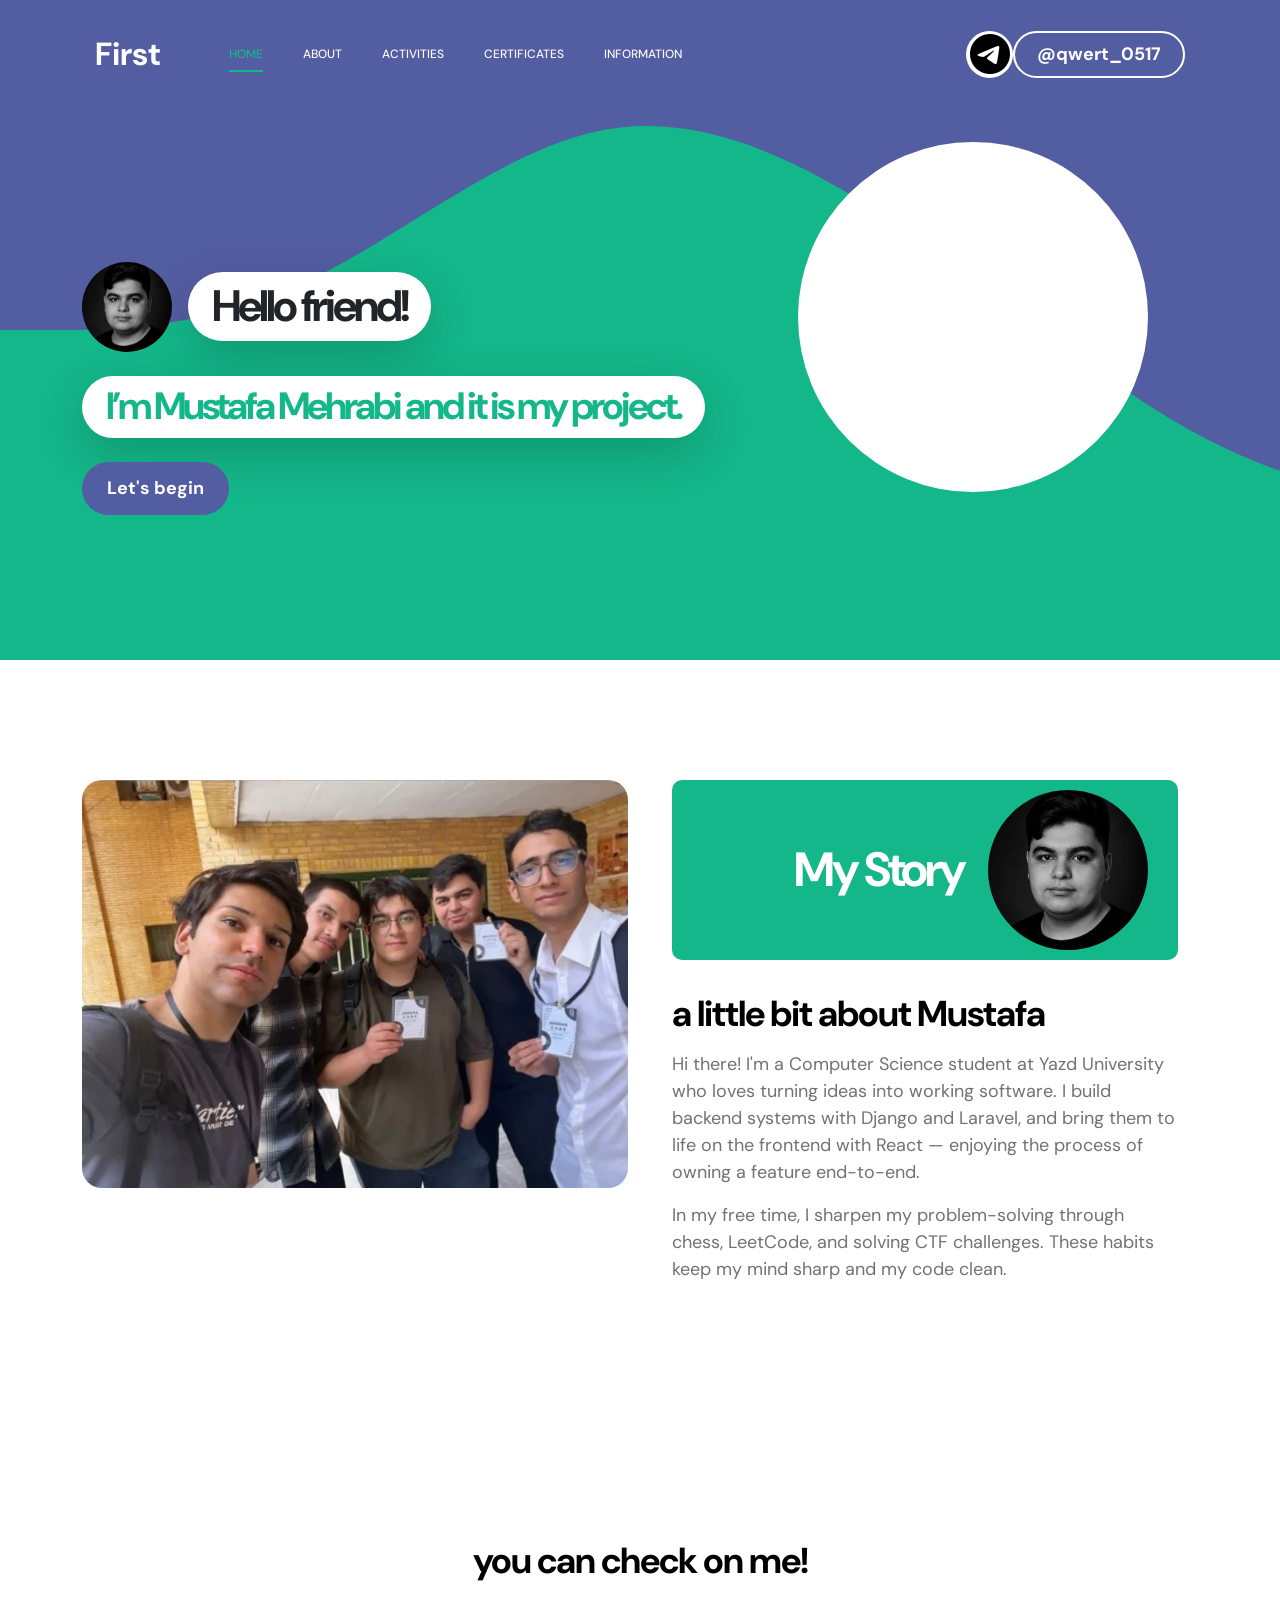
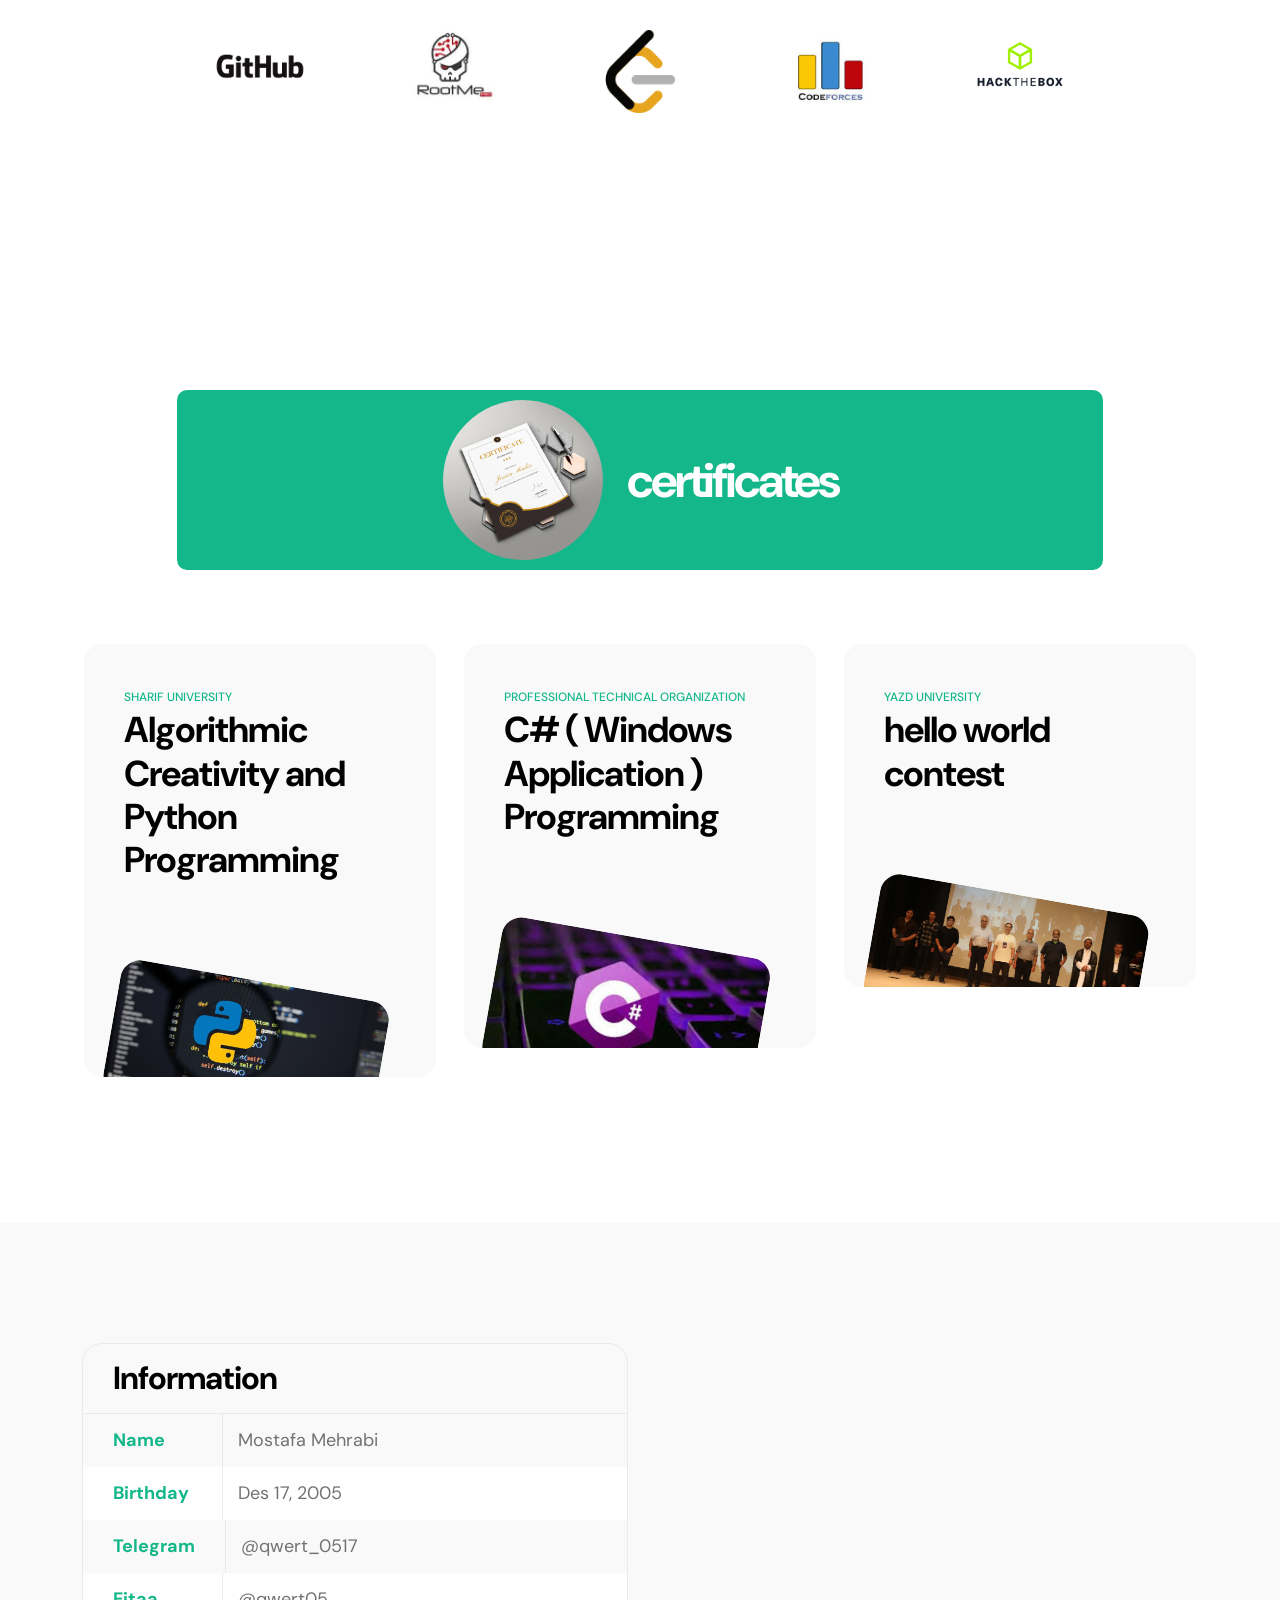
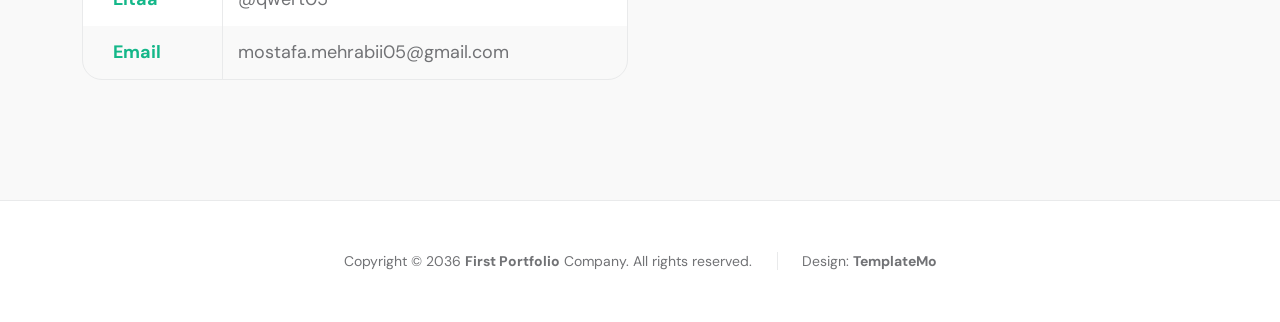
<file: index.html>
<!doctype html>
<html lang="en">
    <head>
        <meta charset="utf-8">
        <meta name="viewport" content="width=device-width, initial-scale=1">

        <meta name="description" content="">
        <meta name="author" content="TemplateMo">

        <title>First Portfolio Bootstrap 5 Theme</title>

        
        <link rel="preconnect" href="https://fonts.googleapis.com">
        
        <link rel="preconnect" href="https://fonts.gstatic.com" crossorigin>
        
        <link href="https://fonts.googleapis.com/css2?family=DM+Sans:wght@400;500;700&display=swap" rel="stylesheet">

        <link href="css/bootstrap.min.css" rel="stylesheet">
         <link href="css/my.css" rel="stylesheet">

        <link href="css/bootstrap-icons.css" rel="stylesheet">

        <link href="css/magnific-popup.css" rel="stylesheet">

        <link href="css/templatemo-first-portfolio-style.css" rel="stylesheet">
        

    </head>
    
    <body>

        <section class="preloader">
            <div class="spinner">
                <span class="spinner-rotate"></span>    
            </div>
        </section>

        <nav class="navbar navbar-expand-lg">
            <div class="container">

                <button class="navbar-toggler" type="button" data-bs-toggle="collapse" data-bs-target="#navbarNav" aria-controls="navbarNav" aria-expanded="false" aria-label="Toggle navigation">
                    <span class="navbar-toggler-icon"></span>
                </button>

                <a href="index.html" class="navbar-brand mx-auto mx-lg-0">First</a>

                <div class="d-flex align-items-center d-lg-none">
                    <i class="navbar-icon bi bi-telegram"></i>
                    <a class="custom-btn btn" href="https://t.me/qwert_0517">
                    @qwert_0517
                    </a>
                </div>

                <div class="collapse navbar-collapse" id="navbarNav">
                    <ul class="navbar-nav ms-lg-5">
                        <li class="nav-item">
                            <a class="nav-link click-scroll" href="#section_1">Home</a>
                        </li>

                        <li class="nav-item">
                            <a class="nav-link click-scroll" href="#section_2">About</a>
                        </li>

                        <li class="nav-item">
                            <a class="nav-link click-scroll" href="#section_3">activities</a>
                        </li>

                        <li class="nav-item">
                            <a class="nav-link click-scroll" href="#section_4">certificates</a>
                        </li>

                        <li class="nav-item">
                            <a class="nav-link click-scroll" href="#section_5">Information</a>
                        </li>
                    </ul>

                    <div class="d-lg-flex align-items-center d-none ms-auto">
                        <i class="navbar-icon bi bi-telegram "></i>
                        <a class="custom-btn btn" href="https://t.me/qwert_0517">
                            @qwert_0517
                        </a>
                    </div>
                </div>

            </div>
        </nav>

        <main>

            <section class="hero d-flex justify-content-center align-items-center" id="section_1">
                <div class="container">
                    <div class="row">

                        <div class="col-lg-7 col-12">
                            <div class="hero-text">
                                <div class="hero-title-wrap d-flex align-items-center mb-4">
                                    <img src="images/happy-bearded-young-man.jpg" class="avatar-image avatar-image-large img-fluid" alt="">

                                    <h1 class="hero-title ms-3 mb-0">Hello friend!</h1>
                                </div>

                                <h2 class="mb-4">I’m Mustafa Mehrabi and it is my project.</h2>
                                <p class="mb-4"><a class="custom-btn btn custom-link" href="#section_2">Let's begin</a></p>
                            </div>
                        </div>

                        <div class="col-lg-5 col-12 position-relative">
                            <div class="hero-image-wrap"></div>
                            
                        </div>

                    </div>
                </div>

                <svg xmlns="http://www.w3.org/2000/svg" viewBox="0 0 1440 320"><path fill="#535da1" fill-opacity="1" d="M0,160L24,160C48,160,96,160,144,138.7C192,117,240,75,288,64C336,53,384,75,432,106.7C480,139,528,181,576,208C624,235,672,245,720,240C768,235,816,213,864,186.7C912,160,960,128,1008,133.3C1056,139,1104,181,1152,202.7C1200,224,1248,224,1296,197.3C1344,171,1392,117,1416,90.7L1440,64L1440,0L1416,0C1392,0,1344,0,1296,0C1248,0,1200,0,1152,0C1104,0,1056,0,1008,0C960,0,912,0,864,0C816,0,768,0,720,0C672,0,624,0,576,0C528,0,480,0,432,0C384,0,336,0,288,0C240,0,192,0,144,0C96,0,48,0,24,0L0,0Z"></path></svg>
            </section>


            <section class="about section-padding" id="section_2">
                <div class="container">
                    <div class="row">

                        <div class="col-lg-6 col-12">
                            <img src="images/photo_2025-07-04_20-28-11.jpg" class="about-image img-fluid" alt="" >
                        </div>

                        <div class="col-lg-6 col-12 mt-5 mt-lg-0">
                            <div class="about-thumb">

                                <div class="section-title-wrap d-flex justify-content-end align-items-center mb-4">
                                    <h2 class="text-white me-4 mb-0">My Story</h2>

                                    <img src="images/happy-bearded-young-man.jpg" class="avatar-image img-fluid" alt="">
                                </div>

                                <h3 class="pt-2 mb-3">a little bit about Mustafa</h3>
                                    <p>Hi there! I'm a Computer Science student at Yazd University who loves turning ideas into working software. I build backend systems with Django and Laravel, and bring them to life on the frontend with React — enjoying the process of owning a feature end-to-end.</p>

                                    <p>In my free time, I sharpen my problem-solving through chess, LeetCode, and solving CTF challenges. These habits keep my mind sharp and my code clean.</p>
                            </div>
                        </div>

                    </div>
                </div>
            </section>


            <section class="clients section-padding" id="section_3">
                <div class="container">
                    <div class="row align-items-center">

                        <div class="col-lg-12 col-12">
                            <h3 class="text-center mb-5">you can check on me!</h3>
                        </div>

                        <div class="col-lg-2 col-4 ms-auto clients-item-height">
                            <a href="https://github.com/MustafaMehrabi">
                            <img src="images/logo/GitHub_Logo.png" class="clients-image img-fluid pt-3" alt=""></a>
                        </div>

                        <div class="col-lg-2 col-4 clients-item-height">
                            <a href="https://www.root-me.org/mr-q-1013708?lang=fr">
                            <img src="images/logo/download (4).jpg" class="clients-image img-fluid" alt=""></a>
                        </div>

                        <div class="col-lg-2 col-4 clients-item-height">
                            <a href="https://leetcode.com/u/Mr_q05/">
                            <img src="images/logo/icons8-leetcode-96.png" class="clients-image img-fluid" alt="" width="50%"></a>
                        </div>

                        <div class="col-lg-2 col-4 clients-item-height">
                            <a href="https://codeforces.com/profile/mostafa.mehrabi05">
                               <img src="images/logo/images.jpg" class="clients-image img-fluid pt-2" alt="">
                            </a>
                            </div>

                        <div class="col-lg-2 col-4 me-auto clients-item-height">
                            <a href="https://www.hackthebox.com/">
                                <img src="images/logo/HTB-Logo-RGB_BRC-Site-300.png" class=" clients-image img-fluid   pt-1  "    alt="">
                            </a>
                            </div>

                    </div>
                </div>
            </section>




            <section class="projects section-padding" id="section_4">
                <div class="container">
                    <div class="row">

                        <div class="col-lg-10 col-12 mx-auto">
                            <div class="section-title-wrap d-flex justify-content-center align-items-center mb-5">
                                <img src="images/certificate.jpg" class="avatar-image img-fluid" alt="">

                                <h2 class="text-white ms-4 mb-0">certificates</h2>
                            </div>

                        </div>

                        <div class="clearfix"></div>


                        <div class="col-lg-4 col-md-6 col-12">
                            <div class="projects-thumb">
                                <div class="projects-info">
                                    <small class="projects-tag">Sharif University</small>

                                    <h3 class="projects-title">Algorithmic Creativity and Python Programming</h3>
                                </div>

                                <a href="sorce/5i7xpzmf.png" class="popup-image">
                                    <img src="images/python-coding-mistakes-1024x512.jpg" class="projects-image img-fluid" alt="">
                                </a>
                            </div>
                        </div>



                        <div class="col-lg-4 col-md-6 col-12 hi">
                            <div class="projects-thumb">
                                <div class="projects-info">
                                    <small class="projects-tag">Professional technical organization</small>

                                    <h3 class="projects-title">C# ( Windows Application ) Programming </h3>
                                </div>

                                <a href="sorce/32931333.png" class="popup-image">
                                    <img src="images/images (1).jpg" class="projects-image img-fluid" alt="">
                                </a>
                            </div>
                        </div>

                       
                        <div class="col-lg-4 col-md-6 col-12">
                            <div class="projects-thumb">
                                <div class="projects-info">
                                    <small class="projects-tag">Yazd University</small>

                                    <h3 class="projects-title">hello world contest </h3>
                                </div>

                                <a href="sorce/20250706_003941.jpg" class="popup-image">
                                    <img src="images/hwc.JPG" class="projects-image img-fluid w-100" alt="">
                                </a>
                            </div>
                        </div>

                    </div>
                </div>
            </section>

            <section class="contact section-padding" id="section_5">
                    <div class="container">
                        <div class="row">


            
                                    <div class="col-lg-6 col-12">
                                        <div class="profile-thumb">
                                            <div class="profile-title">
                                                <h4 class="mb-0">Information</h4>
                                            </div>
            
                                            <div class="profile-body">
                                                <p>
                                                    <span class="profile-small-title">Name</span> 
                                                    <span>Mostafa Mehrabi</span>
                                                </p>
            
                                                <p>
                                                    <span class="profile-small-title">Birthday</span> 
                                                    <span>Des 17, 2005</span>
                                                </p>
            
                                                <p>
                                                    <span class="profile-small-title">Telegram</span> 
                                                    <span><a href="https://t.me/qwert_0517">@qwert_0517</a></span>
                                                </p>
                                                
                                                <p>
                                                    <span class="profile-small-title">Eitaa</span> 
                                                    <span>@qwert05</span>
                                                </p>
                                                <p>
                                                    <span class="profile-small-title">Email</span> 
                                                    <span><a href="mailto:mostafa.mehrabii05@gmail.com">mostafa.mehrabii05@gmail.com</a></span>
                                                </p>
                                            </div>
                                        </div>
                                    </div>
            
                                 
            


                        </div>
                </div>
            </section>

        </main>

        <footer class="site-footer">
            <div class="container">
                <div class="row">

                    <div class="col-lg-12 col-12">
                        <div class="copyright-text-wrap">
                            <p class="mb-0">
                                <span class="copyright-text">Copyright © 2036 <a href="#">First Portfolio</a> Company. All rights reserved.</span>
                                Design: 
                                <a rel="sponsored" href="https://templatemo.com" target="_blank">TemplateMo</a>
                            </p>
                        </div>
                    </div>

                </div>
            </div>
        </footer>

        <!-- JAVASCRIPT FILES -->
        <script src="js/jquery.min.js"></script>
        <script src="js/bootstrap.min.js"></script>
        <script src="js/jquery.sticky.js"></script>
        <script src="js/click-scroll.js"></script>
        <script src="js/jquery.magnific-popup.min.js"></script>
        <script src="js/magnific-popup-options.js"></script>
        <script src="js/custom.js"></script>

    </body>
</html>
</file>
<file: css/my.css>
.navbar-icon {
    font-size: 2.5rem;       /* adjust until it fills the circle nicely */
    display: flex;
    align-items: center;
    justify-content: center;
}
@media (max-width: 991px) {
    .navbar-icon {
        font-size: 1rem; /* smaller to match a smaller mobile circle */
    }
}

i.navbar-icon.bi-telegram {
    font-size: 2.5rem !important;
}
</file>
<file: css/templatemo-first-portfolio-style.css>
/*

TemplateMo 578 First Portfolio

https://templatemo.com/tm-578-first-portfolio

*/


/*---------------------------------------
  CUSTOM PROPERTIES ( VARIABLES )             
-----------------------------------------*/
:root {
  --white-color:                  #ffffff;
  --primary-color:                #535da1;
  --secondary-color:              #14B789;
  --section-bg-color:             #f9f9f9;
  --dark-color:                   #000000;
  --p-color:                      #717275;
  --border-color:                 #e9eaeb;
  --featured-border-color:        #727aab;

  --body-font-family:             'DM Sans', sans-serif;

  --h1-font-size:                 62px;
  --h2-font-size:                 48px;
  --h3-font-size:                 36px;
  --h4-font-size:                 32px;
  --h5-font-size:                 24px;
  --h6-font-size:                 22px;
  --p-font-size:                  18px;
  --menu-font-size:               12px;
  --copyright-font-size:          14px;

  --border-radius-large:          100px;
  --border-radius-medium:         20px;
  --border-radius-small:          10px;

  --font-weight-normal:           400;
  --font-weight-medium:           500;
  --font-weight-bold:             700;
}

body {
    background: var(--white-color);
    font-family: var(--body-font-family); 
}


/*---------------------------------------
  TYPOGRAPHY               
-----------------------------------------*/

h2,
h3,
h4,
h5,
h6 {
  color: var(--dark-color);
}

h1,
h2,
h3,
h4,
h5,
h6 {
  font-weight: var(--font-weight-bold);
  letter-spacing: -1px;
}

h1 {
  font-size: var(--h1-font-size);
  letter-spacing: -3px;
}

h2 {
  font-size: var(--h2-font-size);
  color: var(--secondary-color);
  letter-spacing: -3px;
}

h3 {
  font-size: var(--h3-font-size);
}

h4 {
  font-size: var(--h4-font-size);
}

h5 {
  font-size: var(--h5-font-size);
  line-height: normal;
}

h6 {
  font-size: var(--h6-font-size);
}

p {
  color: var(--p-color);
  font-size: var(--p-font-size);
  font-weight: var(--font-weight-normal);
}

ul li {
  color: var(--p-color);
  font-size: var(--p-font-size);
  font-weight: var(--font-weight-normal);
}

a, 
button {
  touch-action: manipulation;
  transition: all 0.3s;
}

a {
  color: var(--p-color);
  text-decoration: none;
}

a:hover {
  color: var(--secondary-color);
}

::selection {
  background: var(--secondary-color);
  color: var(--white-color);
}

::-moz-selection {
  background: var(--secondary-color);
  color: var(--white-color);
}

.section-padding {
  padding-top: 120px;
  padding-bottom: 120px;
}

b,
strong {
  font-weight: var(--font-weight-bold);
}

.section-title-wrap {
  background: var(--secondary-color);
  border-radius: var(--border-radius-small);
  padding: 10px 30px;
}


/*---------------------------------------
  AVATAR IMAGE               
-----------------------------------------*/
.avatar-image {
  border-radius: var(--border-radius-large);
  width: 160px;
  height: 160px;
  object-fit: cover;
}

.avatar-image-large {
  width: 90.4px;
  height: 90.4px;
}


/*---------------------------------------
  PRE LOADER               
-----------------------------------------*/
.preloader {
  position: fixed;
  top: 0;
  left: 0;
  width: 100%;
  height: 100%;
  z-index: 99999;
  display: flex;
  flex-flow: row nowrap;
  justify-content: center;
  align-items: center;
  background: none repeat scroll 0 0 var(--white-color);
}

.spinner {
  border: 1px solid transparent;
  border-radius: var(--border-radius-small);
  position: relative;
}

.spinner:before {
  content: '';
  box-sizing: border-box;
  position: absolute;
  top: 50%;
  left: 50%;
  width: 45px;
  height: 45px;
  margin-top: -10px;
  margin-left: -10px;
  border-radius: 50%;
  border: 1px solid var(--border-color);
  border-top-color: var(--white-color);
  animation: spinner .9s linear infinite;
}

@-webkit-@keyframes spinner {
  to {transform: rotate(360deg);
  }
}

@keyframes spinner {
  to {transform: rotate(360deg);}
}


/*---------------------------------------
  CUSTOM ICON               
-----------------------------------------*/
.navbar-icon {
  background: var(--white-color);
  border-radius: var(--border-radius-large);
  color: var(--dark-color);
  width: 47px;
  height: 47px;
  line-height: 47px;
  text-align: center;
}

.is-sticky .navbar-icon {
  background: var(--secondary-color);
  color: var(--white-color);
}

.form-check-icon {
  color: var(--secondary-color);
}


/*---------------------------------------
  CUSTOM BUTTON               
-----------------------------------------*/
.custom-btn,
.navbar .custom-btn {
  font-size: var(--p-font-size);
  font-weight: var(--font-weight-bold);
}

.navbar .custom-btn {
  background: transparent;
  border-width: 2px;
  border-style: solid;
  border-color: var(--white-color);
  color: var(--white-color);
  padding: 8px 22px;
}

.navbar .custom-btn:hover {
  background: var(--white-color);
  border-color: transparent;
  color: var(--secondary-color);
}

.custom-btn {
  background: var(--secondary-color);
  border-radius: var(--border-radius-large);
  color: var(--white-color);
  font-weight: var(--font-weight-bold);
  padding: 12px 24px;
}

.custom-btn:hover {
  background: var(--primary-color);
  box-shadow: 0 1rem 3rem rgba(0,0,0,.175);
  color: var(--white-color);
}

.custom-border-btn {
  background: transparent;
  border: 2px solid var(--border-color);
  color: var(--p-color);
}

.custom-border-btn:hover {
  background: var(--secondary-color);
  border-color: var(--secondary-color);
  color: var(--white-color);
}

.custom-link {
	background-color: var(--primary-color);
}

.custom-link:hover {
	background-color: var(--secondary-color);
}


/*---------------------------------------
  NAVIGATION              
-----------------------------------------*/
.sticky-wrapper {
  position: relative;
  z-index: 222;
  height: auto !important;
}

.is-sticky,
.is-sticky .navbar .container {
  background: var(--white-color);
  box-shadow: 0 1rem 3rem rgb(0 0 0 / 18%);
}

.is-sticky .navbar-brand,
.is-sticky .navbar-brand:hover {
  color: var(--dark-color);
}

.is-sticky .navbar-nav .nav-link {
  color: var(--p-color);
}

.is-sticky .navbar .custom-btn {
  border-color: var(--secondary-color);
  color: var(--secondary-color);
}

.is-sticky .navbar .custom-btn:hover {
  background: var(--secondary-color);
  color: var(--white-color);
}

.navbar {
  background: transparent;
  position: absolute;
  z-index: 9;
  right: 0;
  left: 0;
  transition: all 0.3s;
  padding-top: 15px;
  padding-bottom: 0;
}

.navbar .container {
  border-radius: var(--border-radius-small);
  padding: 10px 25px;
}

.navbar-brand {
  font-size: var(--h4-font-size);
  font-weight: var(--font-weight-bold);
}

.navbar-brand,
.navbar-brand:hover {
  color: var(--white-color);
}

.navbar-expand-lg .navbar-nav .nav-link {
  padding-right: 0;
  padding-left: 0;
  margin-right: 20px;
  margin-left: 20px;
}

.navbar-nav .nav-link {
  display: inline-block;
  color: var(--section-bg-color);
  font-size: var(--menu-font-size);
  font-weight: var(--font-weight-medium);
  text-transform: uppercase;
  position: relative;
  padding-top: 15px;
  padding-bottom: 15px;
}

.navbar-nav .nav-link::after {
  content: "";
  background: transparent;
  position: absolute;
  bottom: 6px;
  right: 0;
  left: 0;
  width: 100%;
  height: 2px;
}

.navbar-nav .nav-link.active::after, 
.navbar-nav .nav-link:hover::after {
  background: var(--secondary-color);
}

.navbar-nav .nav-link.active, 
.navbar-nav .nav-link:hover {
  color: var(--secondary-color);
}

.navbar-toggler {
  border: 0;
  padding: 0;
  cursor: pointer;
  margin: 0;
  width: 30px;
  height: 35px;
  outline: none;
}

.navbar-toggler:focus {
  outline: none;
  box-shadow: none;
}

.navbar-toggler[aria-expanded="true"] .navbar-toggler-icon {
  background: transparent;
}

.navbar-toggler[aria-expanded="true"] .navbar-toggler-icon:before,
.navbar-toggler[aria-expanded="true"] .navbar-toggler-icon:after {
  transition: top 300ms 50ms ease, -webkit-transform 300ms 350ms ease;
  transition: top 300ms 50ms ease, transform 300ms 350ms ease;
  transition: top 300ms 50ms ease, transform 300ms 350ms ease, -webkit-transform 300ms 350ms ease;
  top: 0;
}

.navbar-toggler[aria-expanded="true"] .navbar-toggler-icon:before {
  transform: rotate(45deg);
}

.navbar-toggler[aria-expanded="true"] .navbar-toggler-icon:after {
  transform: rotate(-45deg);
}

.navbar-toggler .navbar-toggler-icon {
  background: var(--white-color);
  transition: background 10ms 300ms ease;
  display: block;
  width: 30px;
  height: 2px;
  position: relative;
}

.navbar-toggler .navbar-toggler-icon:before,
.navbar-toggler .navbar-toggler-icon:after {
  transition: top 300ms 350ms ease, -webkit-transform 300ms 50ms ease;
  transition: top 300ms 350ms ease, transform 300ms 50ms ease;
  transition: top 300ms 350ms ease, transform 300ms 50ms ease, -webkit-transform 300ms 50ms ease;
  position: absolute;
  right: 0;
  left: 0;
  background: var(--white-color);
  width: 30px;
  height: 2px;
  content: '';
}

.navbar-toggler .navbar-toggler-icon::before {
  top: -8px;
}

.navbar-toggler .navbar-toggler-icon::after {
  top: 8px;
}


/*---------------------------------------
  HERO              
-----------------------------------------*/
.hero {
  background: var(--secondary-color);
  position: relative;
  overflow: hidden;
  padding-top: 330px;
  padding-bottom: 330px;
}

@media  screen and (min-width: 991px) {
  .hero {
    height: 60vh;
  }
}

.hero-title,
.hero h2 {
  background: var(--white-color);
  box-shadow: 0 1rem 3rem rgba(0,0,0,.175);
  border-radius: var(--border-radius-large);
  display: inline-block;
  padding: 8px 24px;
}

.hero-title {
	font-size: 44px;
}

.hero h2 {
	font-size: 38px;
}

.hero-text {
  position: relative;
  z-index: 22;
  top: 70px;
}

.hero-image-wrap {
  background: var(--white-color);
  border-radius: 100%;
  width: 350px;
  height: 350px;
  position: absolute;
  z-index: 22;
  top: -50px;
  right: 0;
  left: 0;
  margin: auto;
  pointer-events: none;
}

.hero-image {
  position: absolute;
  z-index: 22;
  top: 0;
  width: 100%;
  min-width: 550px;
}

.hero svg {
  position: absolute;
  z-index: 2;
  bottom: 0;
  right: 0;
  left: 0;
  overflow: hidden;
  height: 100%;
  pointer-events: none;
}


/*---------------------------------------
  ABOUT              
-----------------------------------------*/
.profile-thumb {
  border: 1px solid var(--border-color);
  border-radius: var(--border-radius-medium);
  position: relative;
  overflow: hidden;
}

.profile-title {
  border-bottom: 1px solid var(--border-color);
  padding: 15px 30px;
}

.profile-small-title {
  border-right: 1px solid var(--border-color);
  color: var(--secondary-color);
  font-weight: var(--font-weight-bold);
  min-width: 140px;
  margin-right: 10px;
  padding: 13px 30px;
  display: inline-block;
}

.profile-body p {
  margin-bottom: 0;
}

.profile-body p:nth-of-type(even) {
  background: var(--white-color);
}

.about-image {
  border-radius: var(--border-radius-medium);
}

.about-thumb {
  padding-right: 20px;
  padding-left: 20px;
}


/*---------------------------------------
  FEATURED              
-----------------------------------------*/
.featured-numbers {
  font-size: var(--h1-font-size);
  line-height: normal;
  display: block;
}

.featured-text {
  color: var(--secondary-color);
}

.featured-border-bottom {
  border-bottom: 1px solid var(--border-color);
}

.featured-border-start {
  border-left: 1px solid var(--border-color);
}


/*---------------------------------------
  CLIENTS              
-----------------------------------------*/

.clients-item-height {
	height: 120px;
}

.clients-image {
  display: block;
  max-width: 100px;
  margin: auto;
  transition: all ease 0.2s;
}

.clients-image:hover {
  transform: scale(1.3);
}


/*---------------------------------------
  SERVICES              
-----------------------------------------*/
.services,
.featured {
  background: var(--section-bg-color);
  border-top: 1px solid var(--border-color);
  border-bottom: 1px solid var(--border-color);
}

.services-thumb {
  background: var(--white-color);
  border: 2px solid transparent;
  border-radius: var(--border-radius-medium);
  position: relative;
  overflow: hidden;
  margin-bottom: 24px;
  padding: 40px 40px 240px 40px;
  transition: all 0.5s;
}

.services-thumb-up {
  position: relative;
  bottom: 50px;
  margin-bottom: -50px;
}

.services-thumb:hover {
  border: 2px solid var(--secondary-color);
  box-shadow: 0 1rem 3rem rgba(0,0,0,.175);
}

.services-thumb:hover .services-icon-wrap {
  background: var(--secondary-color);
  border-color: var(--secondary-color);
  color: var(--white-color);
}

.services-icon-wrap {
  border: 1px solid var(--border-color);
  border-radius: var(--border-radius-small);
  position: absolute;
  bottom: 0;
  right: 0;
  width: 50%;
  height: 55%;
  transform: rotate(-35deg) translateY(55px);
  transition: all ease 0.5s;
}

.services-icon {
  font-size: 90px;
  position: relative;
  bottom: 15px;
}

.services-thumb:hover .services-price-wrap {
  background: var(--secondary-color);
}

.services-thumb:hover .services-price-overlay {
  background: var(--primary-color);
}

.services-price-wrap {
  background: var(--primary-color);
  border-radius: var(--border-radius-medium);
  position: relative;
  overflow: hidden;
  padding: 6px 20px 6px 15px;
  transition: all ease 0.5s;
}

.services-price-text {
  color: var(--white-color);
  font-size: var(--copyright-font-size);
  font-weight: var(--font-weight-bold);
}

.services-price-overlay {
  background: var(--secondary-color);
  border-bottom-left-radius: 100%;
  position: absolute;
  top: 0;
  right: 0;
  width: 20px;
  height: 20px;
  pointer-events: none;
}


/*---------------------------------------
  PROJECTS              
-----------------------------------------*/
.projects-thumb {
  background: var(--section-bg-color);
  border: 2px solid var(--white-color);
  border-radius: var(--border-radius-medium);
  position: relative;
  overflow: hidden;
  margin-top: 24px;
  margin-bottom: 24px;
  padding: 40px;
  transition: all ease 0.5s;
}

.projects-thumb:hover {
  border-color: var(--secondary-color);
}

.projects-thumb:hover .projects-image,
.projects-thumb:focus .projects-image {
  transform: rotate(0) translateY(0);
}

.projects-thumb .popup-image {
  display: block;
  width: 100%;
  height: 100%;
}

.projects-image {
  border-radius: var(--border-radius-medium);
  display: block;
  width: 100%;
  transform: rotate(10deg) translateY(80px);
  transition: all ease 0.5s;
}

.projects-title {
  margin-bottom: 20px;
}

.projects-tag {
  font-size: var(--menu-font-size);
  font-weight: var(--font-weight-medium);
  color: var(--secondary-color);
  text-transform: uppercase;
  margin-bottom: 5px;
}


/*---------------------------------------
  CONTACT              
-----------------------------------------*/
.contact {
  background: var(--section-bg-color);
}

.contact-info {
  background: var(--white-color);
  border-top-right-radius: var(--border-radius-small);
  border-bottom-right-radius: var(--border-radius-small);
  padding: 60px 30px 30px 30px;
  height: 100%;
}

.contact-info-border-start {
  border-right: 1px solid var(--border-color);
  border-radius: var(--border-radius-small) 0 0 var(--border-radius-small);
}

.contact-form {
  margin-left: 10px;
}


/*---------------------------------------
  CUSTOM FORM               
-----------------------------------------*/
.custom-form .form-control {
  background: var(--white-color);
  box-shadow: none;
  border: 2px solid var(--border-color);
  color: var(--p-color);
  margin-bottom: 24px;
  padding-top: 13px;
  padding-bottom: 13px;
  outline: none;
}

.form-floating>label {
  color: var(--p-color);
}

.form-check-inline {
  vertical-align: middle;
  width: 100%;
  position: relative;
  margin-right: 0;
  margin-top: 0;
  margin-bottom: 24px;
  padding: 0;
}

.custom-form .form-check-label {
  position: absolute;
  top: 50%;
  left: 50%;
  transform: translate(-50%, -50%);
  text-align: center;
}

.form-check-label-text {
  color: var(--p-color);
  display: block;
  font-size: copyright-font-size;
  margin-top: 5px;
}

.form-check-input[type=checkbox] {
  background: var(--white-color);
  border: 2px solid var(--border-color);
  box-shadow: none;
  outline: none;
  width: 100%;
  margin-top: 0;
  margin-left: 0;
  padding: 40px 50px;
}

.form-check-input:checked[type=checkbox] {
  background-image: none;
}

.form-check-input:hover,
.form-check-input:checked {
  background-color: transparent;
  border-color: var(--secondary-color);
}

.custom-form .form-control:hover,
.custom-form .form-control:focus {
  background: transparent;
  border-color: var(--secondary-color);
}

.custom-form .form-floating textarea {
  height: 150px;
}

.custom-form button[type="submit"] {
  background: var(--secondary-color);
  border: none;
  border-radius: var(--border-radius-large);
  color: var(--white-color);
  font-weight: var(--font-weight-bold);
  transition: all 0.3s;
  margin-bottom: 0;
}

.custom-form button[type="submit"]:hover,
.custom-form button[type="submit"]:focus {
  background: var(--primary-color);
  border-color: transparent;
}


/*---------------------------------------
  SITE FOOTER              
-----------------------------------------*/
.site-footer {
  border-top: 1px solid var(--border-color);
  padding-top: 50px;
  padding-bottom: 50px;
  text-align: center;
}

.site-footer-title {
  font-size: var(--menu-font-size);
  color: var(--dark-color);
  text-transform: uppercase;
}

.copyright-text-wrap p,
.copyright-text {
  font-size: var(--copyright-font-size);
}

.copyright-text {
  border-right: 1px solid var(--border-color);
  padding-right: 25px;
  margin-right: 20px;
}

.copyright-text-wrap a {
  font-weight: var(--font-weight-bold);
}

.footer-menu {
  margin: 0;
  padding: 0;
}

.footer-menu-item {
  list-style: none;
  display: inline-block;
  vertical-align: top;
}

.footer-menu-link {
  border: 1px solid var(--border-color);
  border-radius: var(--border-radius-medium);
  font-size: var(--copyright-font-size);
  font-weight: var(--font-weight-medium);
  display: inline-block;
  vertical-align: top;
  text-align: center;
  margin-right: 10px;
  margin-bottom: 10px;
  padding: 6px 14px;
  min-width: 70px;
}

.footer-menu-link:hover {
  background: var(--secondary-color);
  border-color: transparent;
  color: var(--white-color);
}


/*---------------------------------------
  SOCIAL ICON               
-----------------------------------------*/
.social-icon {
  margin: 0;
  padding: 0;
}

.social-icon-item {
  list-style: none;
  display: inline-block;
  vertical-align: top;
}

.social-icon-link {
  border: 1px solid var(--border-color);
  border-radius: var(--border-radius-large);
  font-size: var(--copyright-font-size);
  color: var(--dark-color);
  display: inline-block;
  vertical-align: top;
  margin: 2px 2px 5px 2px;
  width: 40px;
  height: 40px;
  line-height: 40px;
  text-align: center;
}

.social-icon-link:hover {
  background: var(--secondary-color);
  border-color: transparent;
  color: var(--white-color);
}


/*---------------------------------------
  RESPONSIVE STYLES               
-----------------------------------------*/
@media screen and (min-width: 1600px) {
  .hero {
    padding-top: 380px;
    padding-bottom: 380px;
  }

  .hero-image-wrap {
    top: -50px;
    width: 400px;
    height: 400px;
  }

  .hero-image {
    min-width: 650px;
  }
  
  .hero-title,
	.hero h2 {
	  font-size: var(--h2-font-size);
	}
}

@media screen and (max-width: 991px) {
  h1 {
    font-size: 48px;
  }

  h2 {
    font-size: 36px;
  }

  h3 {
    font-size: 32px;
  }

  h4 {
    font-size: 28px;
  }

  h5 {
    font-size: 20px;
  }

  h6 {
    font-size: 18px;
  }

  .section-padding {
    padding-top: 80px;
    padding-bottom: 80px;
  }

  .custom-btn,
  .navbar .custom-btn {
    font-size: var(--copyright-text-font-size);
    padding: 8px 16px;
  }

  .navbar .container {
    background: var(--white-color);
  }

  .navbar-brand,
  .navbar-brand:hover {
    color: var(--dark-color);
  }

  .navbar-icon {
    background: var(--secondary-color);
    color: var(--white-color);
    width: 44px;
    height: 44px;
    line-height: 44px;
  }

  .navbar .custom-btn {
    border-color: var(--secondary-color);
    color: var(--secondary-color);
  }

  .navbar-toggler .navbar-toggler-icon,
  .navbar-toggler .navbar-toggler-icon:before,
  .navbar-toggler .navbar-toggler-icon:after {
    background: var(--dark-color);
  }

  .navbar-expand-lg .navbar-nav .nav-link {
    margin-left: 0;
  }

  .navbar-nav .nav-link {
    color: var(--p-color);
    padding-top: 10px;
    padding-bottom: 10px;
  }

  .hero {
    padding-top: 200px;
    padding-bottom: 400px;
  }

  .hero-text {
    top: 0;
    margin-bottom: 120px;
  }

  .about-thumb {
    padding-right: 0;
    padding-left: 0;
  }

  .about-numbers {
    font-size: 42px;
  }

  .services-thumb-up {
    bottom: 0;
    margin-bottom: 32px;
  }

  .services-thumb {
    margin-bottom: 32px;
    padding-bottom: 270px;
  }

  .services-icon-wrap {
    width: 45%;
    height: 60%;
  }

  .services .col-lg-10 .row .col-lg-6:last-child,
  .projects .col-lg-4:last-child {
    margin-bottom: 0;
  }

  .projects-thumb {
    margin-top: 0;
    margin-bottom: 32px;
  }

  .contact-info {
    border-radius: 0 0 var(--border-radius-small) var(--border-radius-small);
    padding: 40px 30px;
  }

  .contact-info-border-start {
    border-right: 0;
    border-bottom: 1px solid var(--border-color);
    border-radius: var(--border-radius-small) var(--border-radius-small) 0 0;
  }
}

@media screen and (max-width: 575px) {
  .navbar .container {
    margin-right: 12px;
    margin-left: 12px;
  }
}

@media screen and (max-width: 480px) {
  h1 {
    font-size: 40px;
  }

  h2 {
    font-size: 28px;
  }

  h3 {
    font-size: 26px;
  }

  h4 {
    font-size: 22px;
  }

  h5 {
    font-size: 20px;
  }

  .custom-btn,
  .navbar .custom-btn {
    font-size: 13px;
    padding: 6px 12px;
  }

  .navbar-icon {
    font-size: var(--copyright-font-size);
    width: 35.5px;
    height: 35.5px;
    line-height: 35.5px;
  }

  .hero-image-wrap {
    width: 300px;
    height: 300px;
  }

  .hero-image {
    min-width: inherit;
  }
}
</file>
